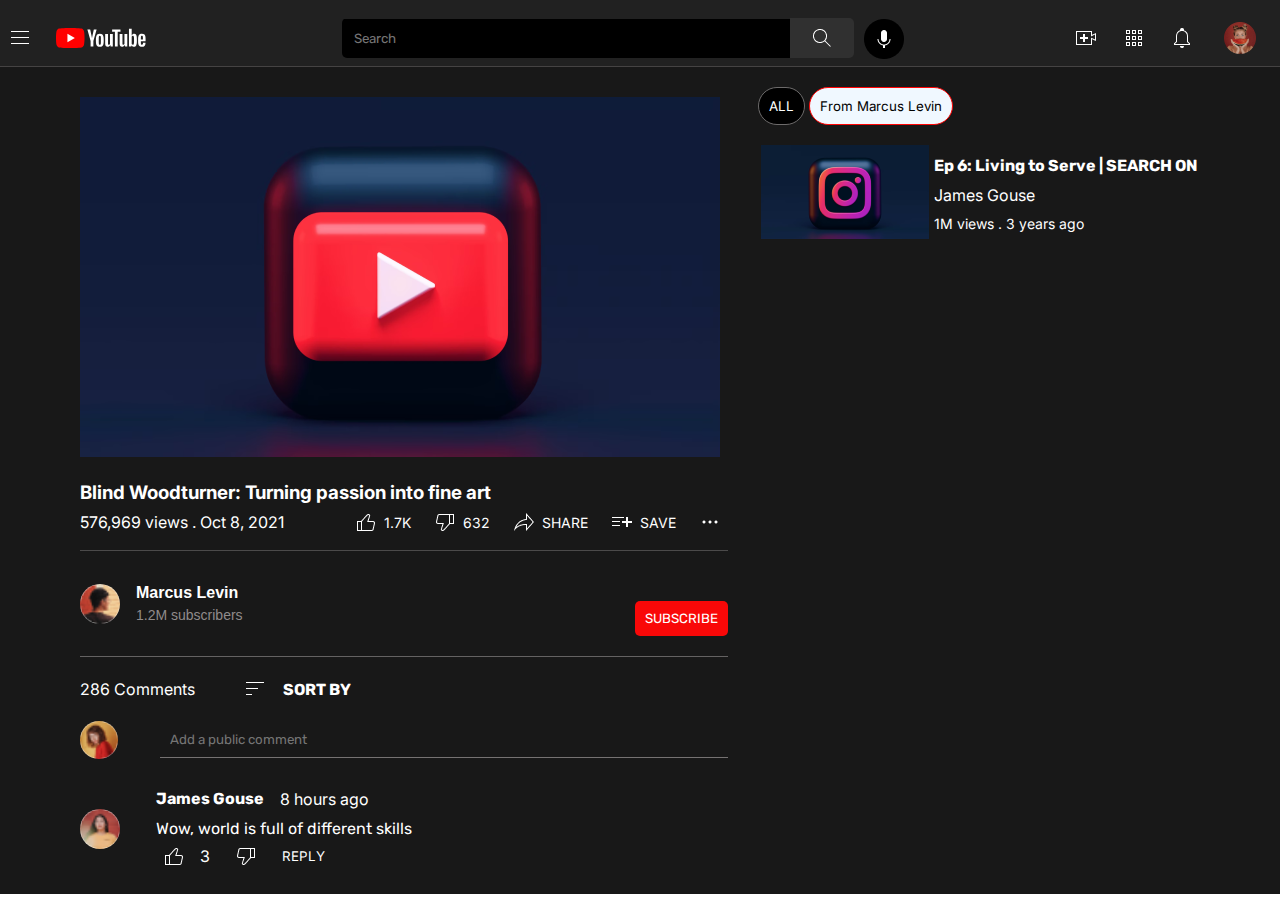
<file: video-details.html>
<!DOCTYPE html>
<html lang="en">

<head>
    <meta charset="UTF-8">
    <meta name="viewport" content="width=device-width, initial-scale=1.0">
    <title>video-youtube</title>
    <link rel="stylesheet" href="./video-details.css">
</head>

<body>
    <!-- navbar section -->
    <nav class="navbar">
        <img src="./Assets/Yt-Button.svg" alt="youtube-logo">
        <div class="search-container">
            <div class="search-div">
                <input id="search" type="text" placeholder="Search">
                <img src="./Assets/SearchBox-Button.png" alt="">
            </div>
            <div class="mice">
                <img src="./Assets/mice-icon.png" alt="">
            </div>
        </div>

        <div class="profile-section">
            <img src="./Assets/Create.png" alt="Create">
            <img src="./Assets/Apps.png" alt="Apps">
            <img src="./Assets/Notifications.png" alt="Notifications">
            <img src="./Assets/Profile.png" alt="Profile">
        </div>
    </nav>
    <!-- body section of video page -->
    <div class="container">
        <!--play video div -->
        <div class="left-part">
            <div class="play-video">
                <img src="./Assets/video-page-assets/yt thumbnail.png" alt="">
                <div class="video-details">
                    <h3 class="video-title">Blind Woodturner: Turning passion into fine art</h3>
                    <div class="video-views-row">
                        <p class="views-count">576,969 views . Oct 8, 2021</p>
                        <p class="date-published"></p>
                        <div class="like-dislike-row">
                            <span><img src="./Assets/video-page-assets/like.png" alt="">
                                <p>1.7K</p>
                            </span>
                            <span><img src="./Assets/video-page-assets/dislike.png" alt="">
                                <p>632</p>
                            </span>
                            <span><img src="./Assets/video-page-assets/share.png" alt="">
                                <p>SHARE</p>
                            </span>
                            <span><img src="./Assets/video-page-assets/save btn.png" alt="">
                                <p>SAVE</p>
                            </span>
                            <img src="./Assets/video-page-assets/three dots horizontal.png" alt="">
                        </div>
                    </div>


                </div>
            </div>
            <!-- channel description details -->
            <div class="channel-description">
                <div class="channel-logo">
                    <div class="right-part">
                        <img src="./Assets/Icon2.jpg" alt="">
                        <div>
                            <h4 class="channel-name">Marcus Levin</h4>
                            <p id="subs-count">1.2M subscribers</p>
                        </div>
                    </div>
                    <div class="left-part">
                        <button id="subscribe" type="submit">SUBSCRIBE</button>
                    </div>
                </div>
                <div class="description">
                    <!-- <p id="description">Chris Fisher, also known as the Blind Woodturner, learned his craft by listening
                        to
                        hundreds of hours of YouTube videos and experimenting in his workshop. Now he’s a YouTube
                        creator
                        himself, sells his products worldwide, and does demonstrations all around the country.</p> -->
                </div>
            </div>
            <!-- comment container -->
            <div class="comment-container">

                <div class="total-comments">
                    <p id="cooments-count">286 Comments</p>
                    <div class="sortby-div">
                        <img src="./Assets/video-page-assets/Dropdown.png" alt="">
                        <h4>SORT BY</h4>
                    </div>
                </div>
                <div class="input-comment">
                    <img src="./Assets/User-Avatar2.jpg" alt="">
                    <div class="enter-comment"></div>
                    <input id="enter-comment" type="text" placeholder="Add a public comment">
                </div>
                <div class="comment">
                    <div class="commented-logo">
                        <img src="./Assets/User-Avatar.jpg" alt="">
                    </div>
                    <div class="commented-details">
                        <div class="commented-channel-name">
                            <h5 id="commented-channel-name">James Gouse</h5>
                            <p id="commented-time">8 hours ago</p>
                        </div>
                        <div id="comment-text">
                            Wow, world is full of different skills
                        </div>
                        <div class="like-dislike">
                            <img src="./Assets/video-page-assets/like.png" alt="">
                            <p id="like-count">3</p>
                            <img src="./Assets/video-page-assets/dislike.png" alt="">
                            <button id="reply">REPLY</button>
                        </div>
                    </div>
                </div>

            </div>
        </div>


        <!-- video-list div-->
         <div class="list-container"> 
            <div class="list-buttons">
                <button class="list-btn btn-1">ALL</button>
                <button class="list-btn btn-2">From Marcus Levin</button>
            </div>
            <div class="video-in-list">
                <div class="thumbnails-list">
                    <img class="" src="./Assets/video-page-assets/Thumbnail-Images.png" alt="">
                </div>
                <div class="list-video-details">
                    <h4>Ep 6: Living to Serve | SEARCH ON</h4>
                    <p id="channel-name">James Gouse</p>
                    <div class="list-video-views">
                        <p class="">1M views . 3 years ago</p>
                        <p class="list-video-published"></p>
                    </div>
                </div>
            </div>
        </div> 

    </div>
<!-- <script src="./script.js"></script> -->
</body>

</html>
</file>
<file: video-details.css>
@import url('https://fonts.googleapis.com/css2?family=Aclonica&family=Inter&family=Mada&family=Poppins&family=Rubik&display=swap');

* {
    margin: 0px;
    padding: 0px;
    font-family: 'Aclonica', sans-serif;
    font-family: 'Inter', sans-serif;
    font-family: 'Mada', sans-serif;
    font-family: 'Poppins', sans-serif;
    font-family: 'Rubik', sans-serif;
    color: white;
}

body,
h3,
p {
    margin: 0;
    padding: 0;
    font-family: 'Inter', sans-serif;
}

/* style for navbar */
.navbar {
    background-color: #212121;
    display: flex;
    justify-content: space-between;
    align-items: center;
    width: 100%;
    padding-top: 10px;
    border-bottom: 1px solid rgb(69, 67, 67);
}

.navbar img:hover {
    cursor: pointer;
}

.search-container img {
    cursor: pointer;
}

.search-container {
    display: flex;
    justify-content: space-evenly;
    align-items: center;
}

.search-div {
    width: 40vw;
    display: flex;
    border-radius: 5px;
    overflow-x: hidden;
    margin-inline: 10px;
    align-items: center;
}

.mice {
    margin-top: 5px;
}

.mice :hover {
    cursor: pointer;
    transform: scale(1.2);
}

#search {
    border: none;
    width: 100%;
    padding: 12px;
    background-color: black;
}

.profile-section {
    display: flex;
    justify-content: space-around;
    align-items: end;
    gap: 0.5rem;
    margin-right: 10px;
}

.profile-section img:hover {
    border-radius: 15px;
    cursor: pointer;
    transform: scale(1.1);
}


/* play -video style  */
.container {
    background-color: #181818;
    width: 100vw;
    display: flex;
    justify-content: center;

}

.video-views-row {
    display: flex;
    /* justify-content: space-evenly; */
    align-items: center;
    gap: 2rem;
}

.like-dislike-row {
    display: flex;
    align-items: center;
    justify-content: space-between;
    gap: 1rem;
    font-size: 14px;
}

.like-dislike-row span {
    display: flex;
    align-items: center;
    cursor: pointer;
    font-size: 14px;
}

.video-details {
    margin-top: 20px;
    margin-bottom: 20px;
    border-bottom: 1px solid rgb(75, 74, 74);
    padding-bottom: 10px;
    font-family: 'Inter', sans-serif;
}

/* left section i.e. video list */
.list-container {
    margin-left: 30px;
}

.left-part {
    margin-top: 30px;
}

.thumbnails-list>img {
    width: 100%;
    cursor: pointer;
}

.list-btn {
    background-color: #212121;
    border: 1px solid black;
    border-radius: 20px;
    padding: 10px;
    margin-top: 20px;
    margin-bottom: 20px;
    cursor: pointer;
    font-family: 'Inter', sans-serif;

}

.btn-1 {
    background-color: black;
    color: white;
    border: 1px solid rgb(109, 107, 107);

}

.btn-2 {
    background-color: aliceblue;
    color: black;
    border: 1px solid rgb(255, 4, 4);
}

.btn-1:hover,
.btn-2:hover {
    transform: scale(1.1);
}

.video-in-list {
    width: 100%;
    display: flex;
    justify-content: space-around;
    align-items: center;
    margin-right: 10px;
    margin-bottom: 10px;
    cursor: pointer;
    font-family: 'Inter', sans-serif;
}

.list-video-details {
    /* width: 300px; */
    /* text-align: start; */
    font-family: 'Inter', sans-serif;
}

.list-video-details h4 {
    margin-bottom: 10px;
}

#channel-name {
    margin-bottom: 10px;
}

.list-video-views {
    display: flex;
    width: auto;
    font-size: 14px;
}

/* channel description details style*/
.channel-description {
    border-bottom: 1px solid rgb(100, 98, 98);
    margin-bottom: 20px;
}

.channel-logo {
    display: flex;
    justify-content: space-between;
    align-items: center;
    width: 100%;
    margin-bottom: 20px;
}

.right-part {
    display: flex;
    justify-content: space-between;
    align-items: center;
    gap: 1rem;
    cursor: pointer;
}

.right-part h4 {
    font-size: 16px;
    font-family: sans-serif;
    padding-bottom: 5px;
}

.right-part p {
    font-size: 14px;
    color: #908b8b;
    font-family: sans-serif;

}

.right-part img {
    border-radius: 50%;
    width: 2.5rem;
}

.description {
    font-size: 14px;
    font-family: sans-serif;
    width: 50%;
    margin-bottom: 20px;
}

#subscribe {
    padding: 10px;
    background-color: rgb(249, 8, 8);
    border: none;
    border-radius: 5px;
    cursor: pointer;
}

/* comment section style */
.total-comments {
    display: flex;
    gap: 3rem;
    align-items: center;
    font-family: 'Inter', sans-serif;
}

.sortby-div {
    display: flex;
    gap: 1rem;
    align-items: center;
    cursor: pointer;
}

.input-comment {
    display: flex;
    gap: 1rem;
    align-items: center;
    margin: 20px 0px;
}

.input-comment img {
    border-radius: 50%;
    width: 2.5rem;
}

#enter-comment {
    width: 90%;
    margin-left: 10px;
    background-color: transparent;
    color: rgb(255, 255, 255);
    border: none;
    padding: 10px;
    border-bottom: 1px solid rgb(117, 114, 114);
}

/* style for comments */
.comment {
    display: flex;
    gap: 1rem;
    align-items: center;
    margin: 20px 0px;
    margin-top: 30px;
}

.commented-logo img {
    width: 2.5rem;
    cursor: pointer;
    border-radius: 50%;
    align-items: normal;
}

.commented-details {
    gap: 2rem;
    margin-left: 20px;
}

#commented-channel-name {
    font-size: 16px;
    cursor: pointer;
}

.commented-channel-name {
    display: flex;
    gap: 1rem;
    font-family: 'Inter', sans-serif;
    margin-bottom: 10px;
}

.comment-text {
    font-family: 'Inter', sans-serif;
    font-size: 14px;
}

.like-dislike {
    display: flex;
    gap: 0.5rem;
    align-items: center;
}

.like-dislike img {
    cursor: pointer;
}

#like-count {
    margin-right: 10px;
}

#reply {
    background-color: transparent;
    border: none;
    cursor: pointer;
    margin-left: 10px;
    font-family: 'Inter', sans-serif;
}
</file>
